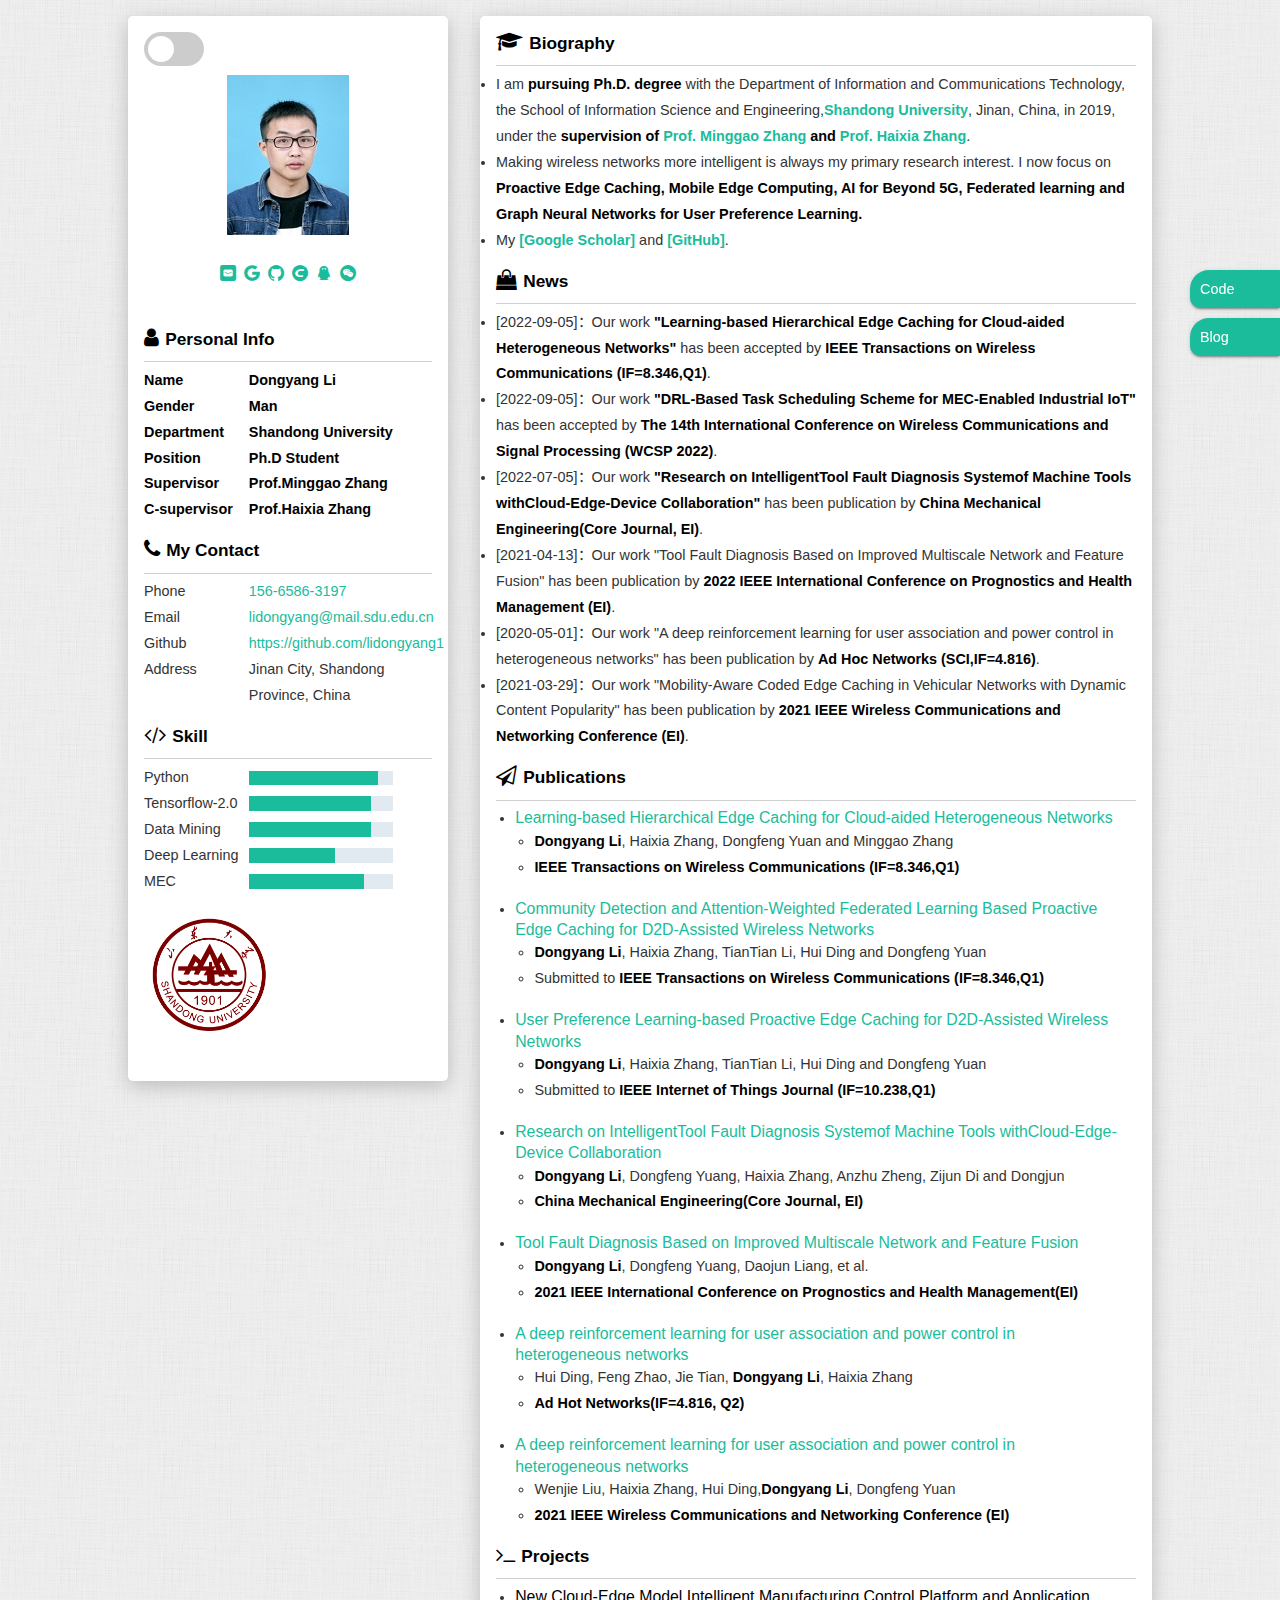
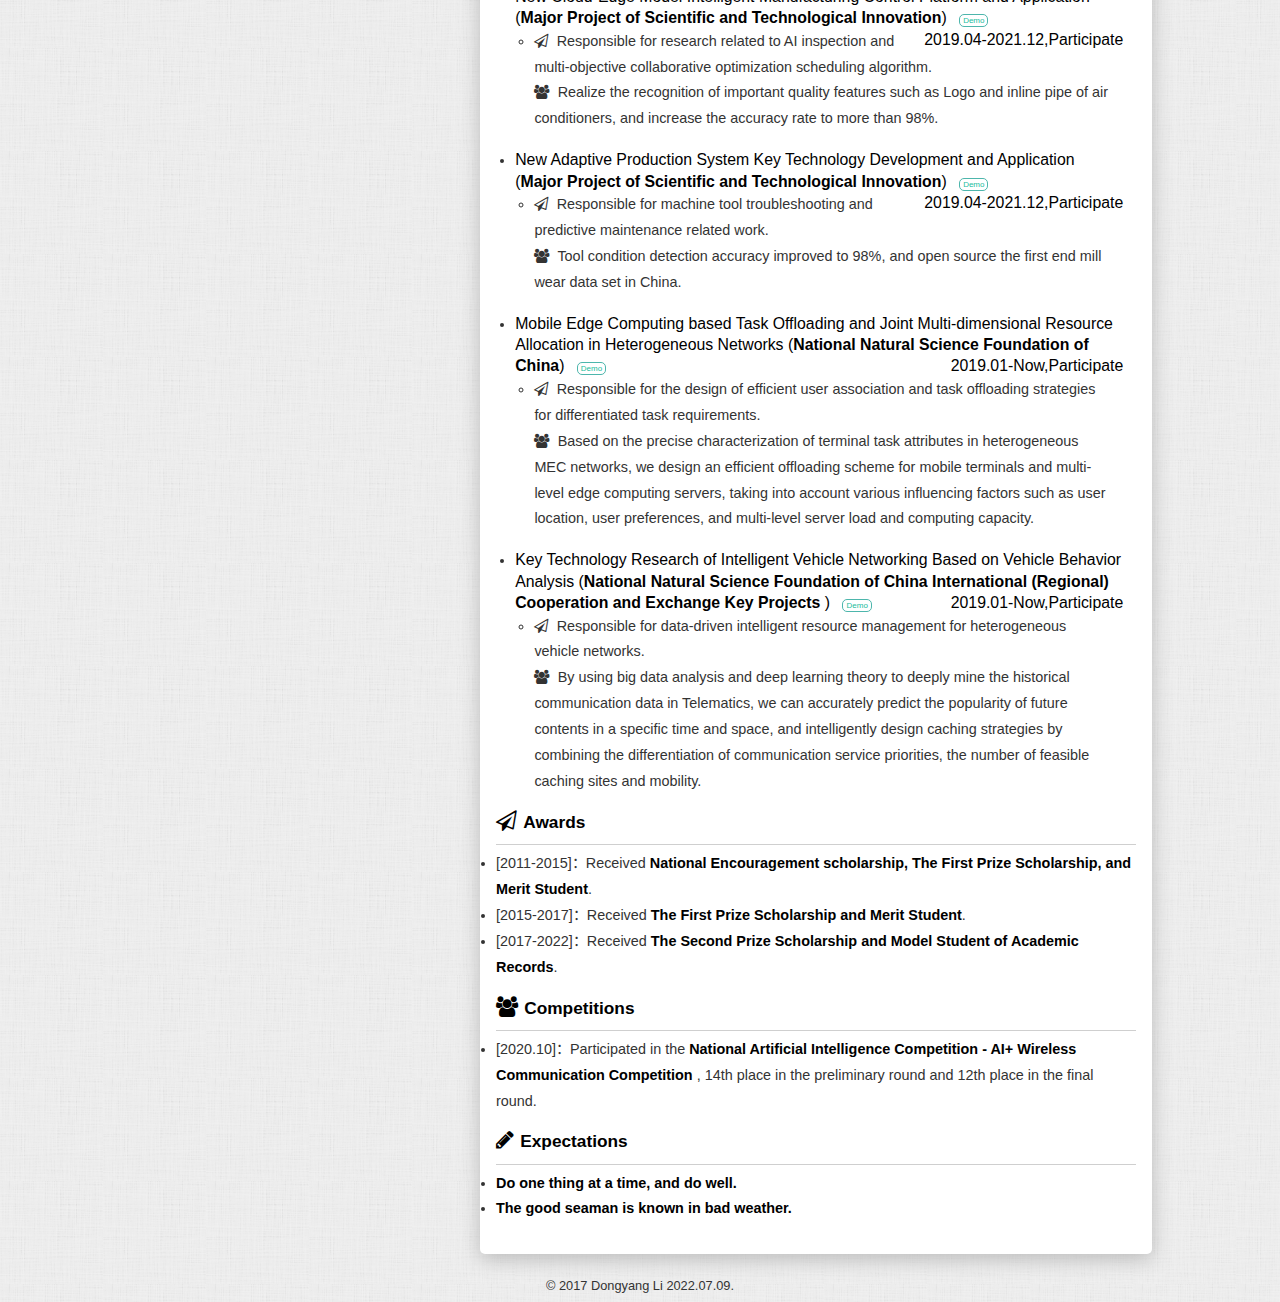
<file: index.html>
<!DOCTYPE html>
<html lang="zh-cn">

<head>
    <meta charset="utf-8">
    <meta http-equiv="X-UA-Compatible" content="IE=edge,chrome=1">
    <meta name="viewport" content="width=device-width, initial-scale=1.0, maximum-scale=1.0, minimum-scale=1.0, user-scalable=no"
    />
    <meta name="apple-mobile-web-app-status-bar-style" content="black" />
    <meta name="format-detection" content="email=no" />
    <meta name="apple-mobile-web-app-capable" content="yes" />
    <meta name="format-detection" content="telephone=no" />
    <meta name="renderer" content="webkit">
    <meta name="apple-mobile-web-app-status-bar-style" content="black">
    <meta name="apple-mobile-web-app-title" content="Amaze UI" />
    <meta http-equiv="Cache-Control" content="no-cache, no-store, must-revalidate" />
    <meta http-equiv="Pragma" content="no-cache" />
    <meta http-equiv="Expires" content="0" />
    <title>Dongyang Li's Homepage</title>
    <link rel="shortcut icon" href="assets/images/xiongmao.jpg" type="image/x-icon">
    <link rel="stylesheet" href="assets/css/typo.css">
    <link rel="stylesheet" href="assets/css/font-awesome.min.css">
    <link rel="stylesheet" href="assets/css/index.css">
    <link rel="stylesheet" href="assets/css/iconfont.css">
    <script>
        function loading() {
            document.getElementsByClassName('avatar')[0].style.display = 'block';
            document.getElementsByClassName('loading')[0].style.display = 'none';
        }
    </script>
</head>

<body>

    <header class="header"></header>

    <article class="container">
        <section class="side" id="side">

            <!-- 左栏固定开关，记得及时删除这段代码 Start-->
            <label class="switch" style="display: none;" onchange="switchFixed()">
                <script type="text/javaScript">
                    function switchFixed(){
                        var value = document.getElementById('side').style.position === 'fixed' ? 'absolute' : 'fixed';
                        document.getElementById('side').style.position = value;
                    }
                </script>
                <input id="cb" type="checkbox">
                <span class="slider round"></span>
            </label>
            <style>
                @media (min-width: 	750px){
                    .switch{position:relative;display:inline-block!important;width:60px;height:34px;}
                    .switch input{display:none;}
                    .slider{position:absolute;cursor:pointer;top:0;left:0;right:0;bottom:0;background-color:#ccc;-webkit-transition:.4s;transition:.4s;}
                    .slider:before{position:absolute;content:"";height:26px;width:26px;left:4px;bottom:4px;background-color:white;-webkit-transition:.4s;transition:.4s;}
                    input:checked + .slider{background-color:#1abc9c;}
                    input:focus + .slider{box-shadow:0 0 1px #1abc9c;}
                    input:checked + .slider:before{-webkit-transform:translateX(26px);-ms-transform:translateX(26px);transform:translateX(26px);}.slider.round{border-radius:34px;}
                    .slider.round:before{border-radius:50%;}
                }
            </style>
            <!-- 左侧固定开关，记得及时删除这段代码 End-->

            <!-- 个人肖像 -->
            <section class="me">
                   <img class="center" src="assets/images/ldy.jpg">
        
                <div class="fa-2x" align="center">
                <a href="mailto:lidongyang@mail.sdu.edu.cn"><i class="iconfont icon-youxiang" aria-hidden="true"></i></a>
                <a href="https://scholar.google.com.hk/citations?user=Dm8TtPoAAAAJ&hl=zh-CN"><i class="iconfont icon-google" aria-hidden="true"></i></a>
                <a href="https://github.com/lidongyang1"><i class="iconfont icon-github" aria-hidden="true"></i></a>
                <a href="https://blog.csdn.net/ldy944758217"><i class="iconfont icon-csdn" aria-hidden="true"></i></a>
                <a href="944758217"><i class="iconfont icon-QQ" aria-hidden="true"></i></a>
                <a href=""><i class="iconfont icon-weixin" aria-hidden="true"></i></a>
            </div>

            </section>

            <!-- 基本信息 -->
            <section class="profile info-unit">
                <h2>
                    <i class="fa fa-user" aria-hidden="true"></i>Personal Info</h2>
                <hr/>
                <ul>
                    <li>
                        <label><b>Name</b></label>
                        <span><b>Dongyang Li</b></span>
                    </li>
                    <li>
                        <label><b>Gender</b></label>
                        <span><b>Man</b></span>
                    </li>
                    <li>
                        <label><b>Department</b></label>
                        <span><b>Shandong University</b></span>
                    </li>
                    <li>
                        <label><b>Position</b></label>
                        <span><b>Ph.D Student</b></span>
                    </li>
                     <li>
                        <label><b>Supervisor</b></label>
                        <span><a href="https://ysg.ckcest.cn/html/details/634/index.html"><b>Prof.Minggao Zhang</b></a></span>
                    </li>
                        <li>
                        <label><b>C-supervisor</b></label>
                        <span><a href="http://control.sdu.edu.cn/info/1083/2286.htm"><b>Prof.Haixia Zhang</b></a></span>
                    </li>
                </ul>
            </section>

            <!-- 联系方式 -->
            <section class="contact info-unit">
                <h2>
                    <i class="fa fa-phone" aria-hidden="true"></i>My Contact</h2>
                <hr/>
                <ul>
                    <li>
                        <label>Phone</label>
                        <span><a href="tel:15665863197" target="_blank">156-6586-3197</a></span>
                    </li>
                    <li>
                        <label>Email</label>
                        <span><a href="mailto:lidongyang@mail.sdu.edu.cn" target="_blank">lidongyang@mail.sdu.edu.cn</a></span>
                    </li>
                    <li>
                        <label>Github</label>
                        <span><a href="https://github.com/lidongyang1" target="_blank">https://github.com/lidongyang1</a></span>
                    </li>
                    <li>
                        <label>Address</label>
                        <span>Jinan City, Shandong Province, China</span>
                    </li>
                </ul>
            </section>

            <!-- 技能点 -->
            <section class="skill info-unit">
                <h2>
                    <i class="fa fa-code" aria-hidden="true"></i>Skill</h2>
                <hr/>
                <ul>
                    <li>
                        <label>Python</label>
                        <progress value="90" max="100"></progress>
                    </li>
                    <li>
                        <label>Tensorflow-2.0</label>
                        <progress value="85" max="100"></progress>
                    </li>
                    <li>
                        <label>Data Mining</label>
                        <progress value="85" max="100"></progress>
                    </li>
                    <li>
                        <label>Deep Learning</label>
                        <progress value="60" max="100"></progress>
                    </li>
                    <li>
                        <label>MEC</label>
                        <progress value="80" max="100"></progress>
                    </li>
                </ul>
            </section>
            <section class="qrcode info-unit">
               <a href="https://www.sdu.edu.cn">
               <img src="assets/images/sdu.jpg" alt="SDU" style="width: 45%">
               </a>
            </section>
        </section>

        <section class="main">

            <!-- 教育经历 -->
            <section class="edu info-unit">
                <h2>
                    <i class="fa fa-graduation-cap" aria-hidden="true"></i>Biography</h2>
                <hr/>
                <p align="justify">
                <li>I am <b>pursuing Ph.D. degree</b> with the Department of Information and Communications Technology, the School of 
            Information Science and Engineering,<b><a href="https://www.sdu.edu.cn">Shandong University</a></b>, Jinan, China, in 2019, 
            under the <b>supervision of <a href="https://ysg.ckcest.cn/html/details/634/index.html">Prof.
            Minggao Zhang</a> and <a href="http://control.sdu.edu.cn/info/1083/2286.htm">Prof. Haixia Zhang</a></b>.
                 </li>
                 <li>
            Making wireless networks more intelligent is always my primary research interest. I now focus
            on <b>Proactive Edge Caching, Mobile Edge Computing, AI for Beyond 5G, Federated learning and Graph Neural Networks for User Preference Learning.
              </b></li>
                  <li>
                     My <b><a href="https://scholar.google.com.hk/citations?user=Dm8TtPoAAAAJ&hl=zh-CN">[Google Scholar]</a></b> and 
                      <b><a href="https://github.com/lidongyang1">[GitHub]</a></b>.
                   </li>
            </p>
            </section>
            <!-- 工作经历 -->
            <section class="work info-unit">
                <h2>
                    <i class="fa fa-shopping-bag" aria-hidden="true"></i>News</h2>
                <hr/>
                <li>
                    [2022-09-05]：Our work <b>"Learning-based Hierarchical Edge Caching for Cloud-aided Heterogeneous Networks" </b>has been accepted by <b>IEEE Transactions on Wireless Communications (IF=8.346,Q1)</b>.
                </li>
                <li>
                    [2022-09-05]：Our work <b>"DRL-Based Task Scheduling Scheme for MEC-Enabled Industrial IoT" </b>has been accepted by <b>The 14th International Conference on Wireless Communications and Signal Processing (WCSP 2022)</b>.
                </li>
                <li>
                    [2022-07-05]：Our work <b>"Research on IntelligentTool Fault Diagnosis Systemof Machine Tools withCloud-Edge-Device 
                    Collaboration" </b>has been publication by <b>China Mechanical Engineering(Core Journal, EI)</b>.
                </li>
                <li>
                    [2021-04-13]：Our work "Tool Fault Diagnosis Based on Improved Multiscale Network and Feature Fusion" has been publication by <b>2022 
                    IEEE International Conference on Prognostics and Health Management (EI)</b>.
                </li>
                <li>
                    [2020-05-01]：Our work "A deep reinforcement learning for user association and power control in heterogeneous networks" has been publication by <b> 
                    Ad Hoc Networks (SCI,IF=4.816)</b>.
                </li>
                <li>
                    [2021-03-29]：Our work "Mobility-Aware Coded Edge Caching in Vehicular Networks with Dynamic Content Popularity" has been publication by <b>
                    2021 IEEE Wireless Communications and Networking Conference (EI)</b>.
                </li>
            </section>
           <!-- 发表论文 -->
            <section class="project info-unit">
                <h2>
                    <i class="fa fa-paper-plane-o" aria-hidden="true"></i>Publications</h2>
                <hr/>
                <ul>
                    <li>
                        <h3>
                            <span><a href="#">Learning-based Hierarchical Edge Caching for Cloud-aided Heterogeneous Networks</a></span>
                        </h3>
                        <ul class="info-content">
                            <li><b>Dongyang Li</b>, Haixia Zhang, Dongfeng Yuan and Minggao Zhang</li>
                            <li><b>IEEE Transactions on Wireless Communications (IF=8.346,Q1)</b></li>
                        </ul>
                    </li>
                <li>
                        <h3>
                            <span><a href="#">Community Detection and Attention-Weighted Federated Learning Based Proactive Edge Caching for
                                D2D-Assisted Wireless Networks</a></span>
                        </h3>
                        <ul class="info-content">
                            <li><b>Dongyang Li</b>, Haixia Zhang, TianTian Li, Hui Ding and Dongfeng Yuan</li>
                            <li>Submitted to <b>IEEE Transactions on Wireless Communications (IF=8.346,Q1)</b></li>
                        </ul>
                    </li>
                     <li>
                        <h3>
                            <span><a href="#">User Preference Learning-based Proactive Edge Caching for D2D-Assisted Wireless Networks</a></span>
                        </h3>
                        <ul class="info-content">
                            <li><b>Dongyang Li</b>, Haixia Zhang, TianTian Li, Hui Ding and Dongfeng Yuan</li>
                            <li>Submitted to <b>IEEE Internet of Things Journal (IF=10.238,Q1)</b></li>
                        </ul>
                    </li>
                    <li>
                        <h3>
                            <span><a href="https://kns.cnki.net/kcms/detail/detail.aspx?dbcode=CAPJ&dbname=CAPJLAST&filename=ZGJX20220630000&uniplatform=NZKPT&v=sAcXJv4toOyZlNlAYR6pfp8M015oG0pj3gksQ192nKcVHoyQ8Bay-vbkA5yFoIAf">Research on IntelligentTool Fault Diagnosis Systemof Machine Tools withCloud-Edge-Device 
                    Collaboration</a></span>
                        </h3>
                        <ul class="info-content">
                            <li><b>Dongyang Li</b>, Dongfeng Yuang, Haixia Zhang, Anzhu Zheng, Zijun Di and Dongjun </li>
                            <li><b>China Mechanical Engineering(Core Journal, EI)</b></li>
                        </ul>
                    </li>
                    <li>
                        <h3>
                            <span><a href="https://ieeexplore.ieee.org/abstract/document/9486491">Tool Fault Diagnosis Based on Improved Multiscale Network and Feature Fusion</a></span>
                        </h3>
                        <ul class="info-content">
                            <li><b>Dongyang Li</b>, Dongfeng Yuang, Daojun Liang, et al. </li>
                            <li><b>2021 IEEE International Conference on Prognostics and Health Management(EI)</b></li>
                        </ul>
                    </li>
                      <li>
                        <h3>
                            <span><a href="https://www.sciencedirect.com/science/article/pii/S1570870519310546">A deep reinforcement learning for user association and power control in heterogeneous networks</a></span>
                        </h3>
                        <ul class="info-content">
                            <li>Hui Ding, Feng Zhao, Jie Tian, <b>Dongyang Li</b>, Haixia Zhang </li>
                            <li><b>Ad Hot Networks(IF=4.816, Q2)</b></li>
                        </ul>
                    </li>
                    <li>
                        <h3>
                            <span><a href="https://ieeexplore.ieee.org/abstract/document/9417383">A deep reinforcement learning for user association and power control in heterogeneous networks</a></span>
                        </h3>
                        <ul class="info-content">
                            <li>Wenjie Liu, Haixia Zhang, Hui Ding,<b>Dongyang Li</b>, Dongfeng Yuan </li>
                            <li><b>2021 IEEE Wireless Communications and Networking Conference (EI)</b></li>
                        </ul>
                    </li>
                 </ul>
            </section>
            
            <!-- 项目经验 -->
            <section class="project info-unit">
                <h2>
                    <i class="fa fa-terminal" aria-hidden="true"></i>Projects</h2>
                <hr/>
                <ul>
                    <li>
                        <h3>
                            <span>New Cloud-Edge Model Intelligent Manufacturing Control Platform and Application (<b>Major Project of Scientific
                            and Technological Innovation</b>)</span>
                            <span class="link">
                                <a href="#" target="_blank">Demo</a>
                            </span>
                             <time>2019.04-2021.12,Participate</time>
                        </h3>
                        <ul class="info-content">
                            <li>
                                <i class="fa fa-paper-plane-o" aria-hidden="true"></i>
                                Responsible for research related to AI inspection 
                                and multi-objective collaborative optimization scheduling algorithm.
                                <br/>
                                <i class="fa fa-users" aria-hidden="true"></i>
                                Realize the recognition of important quality features such as Logo and inline pipe 
                                of air conditioners, and increase the accuracy rate to more than 98%.
                                <br/>
                                </li>
                        </ul>
                     </li>
                    <li>
                        <h3>
                            <span>New Adaptive Production System Key Technology Development and Application (<b>Major Project of Scientific
                            and Technological Innovation</b>)</span>
                            <span class="link">
                                <a href="#" target="_blank">Demo</a>
                            </span>
                             <time>2019.04-2021.12,Participate</time>
                        </h3>
                        <ul class="info-content">
                            <li>
                                <i class="fa fa-paper-plane-o" aria-hidden="true"></i>
                                Responsible for machine tool troubleshooting and predictive maintenance related work.
                                <br/>
                                <i class="fa fa-users" aria-hidden="true"></i>
                                Tool condition detection accuracy improved to 98%, and open source the first end mill wear data set in China.
                                <br/>
                                </li>
                        </ul>
                     </li>
                     <li>
                        <h3>
                            <span>Mobile Edge Computing based Task Offloading and Joint Multi-dimensional Resource Allocation in Heterogeneous Networks
                                  (<b>National Natural Science Foundation of China</b>)</span>
                            <span class="link">
                                <a href="#" target="_blank">Demo</a>
                            </span>
                             <time>2019.01-Now,Participate</time>
                        </h3>
                        <ul class="info-content">
                            <li>
                                <i class="fa fa-paper-plane-o" aria-hidden="true"></i>
                                Responsible for the design of efficient user association and task offloading strategies for differentiated task requirements.
                                <br/>
                                <i class="fa fa-users" aria-hidden="true"></i>
                                Based on the precise characterization of terminal task attributes in heterogeneous MEC networks, we design an efficient offloading 
                                scheme for mobile terminals and multi-level edge computing servers, taking into account various influencing factors such as user location,
                                user preferences, and multi-level server load and computing capacity.
                                <br/>
                                </li>
                        </ul>
                     </li>
                     <li>
                        <h3>
                            <span>Key Technology Research of Intelligent Vehicle Networking Based on Vehicle Behavior Analysis
                                  (<b>National Natural Science Foundation of China International (Regional) Cooperation and Exchange Key Projects </b>)</span>
                            <span class="link">
                                <a href="#" target="_blank">Demo</a>
                            </span>
                             <time>2019.01-Now,Participate</time>
                        </h3>
                        <ul class="info-content">
                            <li>
                                <i class="fa fa-paper-plane-o" aria-hidden="true"></i>
                                Responsible for data-driven intelligent resource management for heterogeneous vehicle networks.
                                <br/>
                                <i class="fa fa-users" aria-hidden="true"></i>
                                By using big data analysis and deep learning theory to deeply mine the historical communication data in Telematics, we can
                                accurately predict the popularity of future contents in a specific time and space, and intelligently design caching strategies 
                                by combining the differentiation of communication service priorities, the number of feasible caching sites and mobility.
                                <br/>
                                </li>
                        </ul>
                     </li>
                    
                    </ul>
            </section>

      
     <!-- 获奖 -->
            <section class="work info-unit">
                <h2>
                    <i class="fa fa-paper-plane-o" aria-hidden="true"></i>Awards</h2>
                <hr/>
                <li>
                    [2011-2015]：Received <b>National Encouragement scholarship, The First Prize Scholarship, and Merit Student</b>.
                </li>
                 <li>
                    [2015-2017]：Received <b>The First Prize Scholarship and Merit Student</b>.
                </li>
                <li>
                    [2017-2022]：Received <b>The Second Prize Scholarship and Model Student of Academic Records</b>.
                </li>
            </section>
     <!-- 竞赛-->
            <section class="work info-unit">
                <h2>
                    <i class="fa fa-users" aria-hidden="true"></i>Competitions</h2>
                <hr/>
                <li>
                    [2020.10]：Participated in the <a href='https://www.datafountain.cn/competitions/455/teams?view=self'> <b>National Artificial Intelligence Competition - AI+ Wireless Communication Competition </b></a>,
                    14th place in the preliminary round and 12th place in the final round.
                </li>
            </section>
      <!-- 自我评价 -->
            <section class="work info-unit">
                <h2>
                    <i class="fa fa-pencil" aria-hidden="true"></i>Expectations</h2>
                <hr/>
                <p>
                    <li><b>Do one thing at a time, and do well.</b></li>
                    <li><b>The good seaman is known in bad weather.</b></li>
                </p>
            </section>
        </section>
    <footer class="footer">
        <p>© 2017 Dongyang Li
            <time>2022.07.09</time>.</p>
    </footer>

    <!-- 侧栏 -->
    <aside>
        <ul>
            <li>
                <a href="https://github.com/lidongyang1" target="_blank">Code</a>
            </li>
            <li>
                <a href="https://blog.csdn.net/ldy944758217" target="_blank">Blog</a>
            </li>
        </ul>
    </aside>

    <script src="./assets/js/index.js"></script>
</body>

</html>
</file>
<file: assets/css/typo.css>
@charset "utf-8";

/* 防止用户自定义背景颜色对网页的影响，添加让用户可以自定义字体 */
html {
  color: #333;
  background: #fff;
  -webkit-text-size-adjust: 100%;
  -ms-text-size-adjust: 100%;
  text-rendering: optimizelegibility;
}

/* 如果你的项目仅支持 IE9+ | Chrome | Firefox 等，推荐在 <html> 中添加 .borderbox 这个 class */
html.borderbox *, html.borderbox *:before, html.borderbox *:after {
  -moz-box-sizing: border-box;
  -webkit-box-sizing: border-box;
  box-sizing: border-box;
}

/* 内外边距通常让各个浏览器样式的表现位置不同 */
body, dl, dt, dd, ul, ol, li, h1, h2, h3, h4, h5, h6, pre, code, form, fieldset, legend, input, textarea, p, blockquote, th, td, hr, button, article, aside, details, figcaption, figure, footer, header, menu, nav, section {
  margin: 0;
  padding: 0;
}

/* 重设 HTML5 标签, IE 需要在 js 中 createElement(TAG) */
article, aside, details, figcaption, figure, footer, header, menu, nav, section {
  display: block;
}

/* HTML5 媒体文件跟 img 保持一致 */
audio, canvas, video {
  display: inline-block;
}

/* 要注意表单元素并不继承父级 font 的问题 */
body, button, input, select, textarea {
  font: 300 1em/1.8 PingFang SC, Lantinghei SC, Microsoft Yahei, Hiragino Sans GB, Microsoft Sans Serif, WenQuanYi Micro Hei, sans-serif;
}

button::-moz-focus-inner,
input::-moz-focus-inner {
  padding: 0;
  border: 0;
}

/* 去掉各Table cell 的边距并让其边重合 */
table {
  border-collapse: collapse;
  border-spacing: 0;
}

/* 去除默认边框 */
fieldset, img {
  border: 0;
}

/* 块/段落引用 */
blockquote {
  position: relative;
  color: #999;
  font-weight: 400;
  border-left: 1px solid #1abc9c;
  padding-left: 1em;
  margin: 1em 3em 1em 2em;
}

@media only screen and ( max-width: 640px ) {
  blockquote {
    margin: 1em 0;
  }
}

/* Firefox 以外，元素没有下划线，需添加 */
acronym, abbr {
  border-bottom: 1px dotted;
  font-variant: normal;
}

/* 添加鼠标问号，进一步确保应用的语义是正确的（要知道，交互他们也有洁癖，如果你不去掉，那得多花点口舌） */
abbr {
  cursor: help;
}

/* 一致的 del 样式 */
del {
  text-decoration: line-through;
}

address, caption, cite, code, dfn, em, th, var {
  font-style: normal;
  font-weight: 400;
}

/* 去掉列表前的标识, li 会继承，大部分网站通常用列表来很多内容，所以应该当去 */
ul, ol {
  list-style: none;
}

/* 对齐是排版最重要的因素, 别让什么都居中 */
caption, th {
  text-align: left;
}

q:before, q:after {
  content: '';
}

/* 统一上标和下标 */
sub, sup {
  font-size: 75%;
  line-height: 0;
  position: relative;
}

:root sub, :root sup {
  vertical-align: baseline; /* for ie9 and other modern browsers */
}

sup {
  top: -0.5em;
}

sub {
  bottom: -0.25em;
}

/* 让链接在 hover 状态下显示下划线 */
a {
  color: #1abc9c;
}

a:hover {
  text-decoration: underline;
}

.typo a {
  border-bottom: 1px solid #1abc9c;
}

.typo a:hover {
  border-bottom-color: #555;
  color: #555;
  text-decoration: none;
}

/* 默认不显示下划线，保持页面简洁 */
ins, a {
  text-decoration: none;
}

/* 专名号：虽然 u 已经重回 html5 Draft，但在所有浏览器中都是可以使用的，
 * 要做到更好，向后兼容的话，添加 class="typo-u" 来显示专名号
 * 关于 <u> 标签：http://www.whatwg.org/specs/web-apps/current-work/multipage/text-level-semantics.html#the-u-element
 * 被放弃的是 4，之前一直搞错 http://www.w3.org/TR/html401/appendix/changes.html#idx-deprecated
 * 一篇关于 <u> 标签的很好文章：http://html5doctor.com/u-element/
 */
u, .typo-u {
  text-decoration: underline;
}

/* 标记，类似于手写的荧光笔的作用 */
mark {
  background: #fffdd1;
  border-bottom: 1px solid #ffedce;
  padding: 2px;
  margin: 0 5px;
}

/* 代码片断 */
pre, code, pre tt {
  font-family: Courier, 'Courier New', monospace;
}

pre {
  background: #f8f8f8;
  border: 1px solid #ddd;
  padding: 1em 1.5em;
  display: block;
  -webkit-overflow-scrolling: touch;
}

/* 一致化 horizontal rule */
hr {
  border: none;
  border-bottom: 1px solid #cfcfcf;
  margin-bottom: 0.8em;
  height: 10px;
}

/* 底部印刷体、版本等标记 */
small, .typo-small,
  /* 图片说明 */
figcaption {
  font-size: 0.9em;
  color: #888;
}

strong, b {
  font-weight: bold;
  color: #000;
}

/* 可拖动文件添加拖动手势 */
[draggable] {
  cursor: move;
}

.clearfix:before, .clearfix:after {
  content: "";
  display: table;
}

.clearfix:after {
  clear: both;
}

.clearfix {
  zoom: 1;
}

/* 强制文本换行 */
.textwrap, .textwrap td, .textwrap th {
  word-wrap: break-word;
  word-break: break-all;
}

.textwrap-table {
  table-layout: fixed;
}

/* 提供 serif 版本的字体设置: iOS 下中文自动 fallback 到 sans-serif */
.serif {
  font-family: Palatino, Optima, Georgia, serif;
}

/* 保证块/段落之间的空白隔行 */
.typo p, .typo pre, .typo ul, .typo ol, .typo dl, .typo form, .typo hr, .typo table,
.typo-p, .typo-pre, .typo-ul, .typo-ol, .typo-dl, .typo-form, .typo-hr, .typo-table, blockquote {
  margin-bottom: 1.2em
}

h1, h2, h3, h4, h5, h6 {
  font-family: PingFang SC, Verdana, Helvetica Neue, Microsoft Yahei, Hiragino Sans GB, Microsoft Sans Serif, WenQuanYi Micro Hei, sans-serif;
  font-weight: 100;
  color: #000;
  line-height: 1.35;
}

/* 标题应该更贴紧内容，并与其他块区分，margin 值要相应做优化 */
.typo h1, .typo h2, .typo h3, .typo h4, .typo h5, .typo h6,
.typo-h1, .typo-h2, .typo-h3, .typo-h4, .typo-h5, .typo-h6 {
  margin-top: 1.2em;
  margin-bottom: 0.6em;
  line-height: 1.35;
}

.typo h1, .typo-h1 {
  font-size: 2em;
}

.typo h2, .typo-h2 {
  font-size: 1.8em;
}

.typo h3, .typo-h3 {
  font-size: 1.6em;
}

.typo h4, .typo-h4 {
  font-size: 1.4em;
}

.typo h5, .typo h6, .typo-h5, .typo-h6 {
  font-size: 1.2em;
}

/* 在文章中，应该还原 ul 和 ol 的样式 */
.typo ul, .typo-ul {
  margin-left: 1.3em;
  list-style: disc;
}

.typo ol, .typo-ol {
  list-style: decimal;
  margin-left: 1.9em;
}

.typo li ul, .typo li ol, .typo-ul ul, .typo-ul ol, .typo-ol ul, .typo-ol ol {
  margin-bottom: 0.8em;
  margin-left: 2em;
}

.typo li ul, .typo-ul ul, .typo-ol ul {
  list-style: circle;
}

/* 同 ul/ol，在文章中应用 table 基本格式 */
.typo table th, .typo table td, .typo-table th, .typo-table td, .typo table caption {
  border: 1px solid #ddd;
  padding: 0.5em 1em;
  color: #666;
}

.typo table th, .typo-table th {
  background: #fbfbfb;
}

.typo table thead th, .typo-table thead th {
  background: #f1f1f1;
}

.typo table caption {
  border-bottom: none;
}

/* 去除 webkit 中 input 和 textarea 的默认样式  */
.typo-input, .typo-textarea {
  -webkit-appearance: none;
  border-radius: 0;
}

.typo-em, .typo em, legend, caption {
  color: #000;
  font-weight: inherit;
}

/* 着重号，只能在少量（少于100个字符）且全是全角字符的情况下使用 */
.typo-em {
  position: relative;
}

.typo-em:after {
  position: absolute;
  top: 0.65em;
  left: 0;
  width: 100%;
  overflow: hidden;
  white-space: nowrap;
  content: "・・・・・・・・・・・・・・・・・・・・・・・・・・・・・・・・・・・・・・・・・・・・・・・・・・・・・・・・・・・・・・・・・・・・・・・・・・・・・・・・・・・・・・・・・・・・・・・・・・・・";
}

/* Responsive images */
.typo img {
  max-width: 100%;
}
</file>
<file: assets/css/index.css>
@charset "UTF-8";
/* -------------------------------------------------
 * 公共部分
 * ------------------------------------------------- */
body {
  background: #e5e5e5 url(../../assets/images/background.png);
  width: 100%;
  overflow-x: hidden;
  padding: 1rem 10%;
  padding-bottom: 0;
  box-sizing: border-box;
  font-size: .9em; }
  body .fa {
    margin-right: .3em; }
  body .info-unit {
    margin-bottom: 1rem; }
    body .info-unit h2 {
      font-weight: 700; }
    body .info-unit h3 {
      font-weight: 300; }

/* -------------------------------------------------
 * 头部部分
 * ------------------------------------------------- */
.header {
  display: none; }

/* -------------------------------------------------
 * 主体部分
 * ------------------------------------------------- */
.container .side {
  position: absolute;
  width: 20rem;
  background: #fff;
  border-radius: 5px;
  box-shadow: 0 5px 20px #bbb;
  box-sizing: border-box;
  padding: 1rem; }
  .container .side .me {
    text-align: center;
    margin-bottom: 2rem; }
    .container .side .me .portrait {
      margin: 0 auto;
      margin-bottom: 1rem;
      width: 8rem;
      height: 8rem;
      overflow: hidden;
      position: relative; }
      .container .side .me .portrait .loading {
        position: absolute;
        top: 50%;
        transform: translateY(-50%);
        width: 8rem;
        height: 4rem;
        margin: 0 auto; }
      .container .side .me .portrait .loading span {
        display: inline-block;
        width: 8px;
        height: 100%;
        border-radius: 4px;
        background: lightgreen;
        -webkit-animation: load 1s ease infinite; }
@-webkit-keyframes load {
  0%,100% {
    height: 3rem;
    margin: .5rem 0;
    background: lightblue; }
  50% {
    height: 1rem;
    margin: 1.5rem 0;
    background: lightgreen; } }
@keyframes {
  0%,100% {
    height: 3rem;
    margin: .5rem 0;
    background: lightblue; }
  50% {
    height: 1rem;
    margin: 1.5rem 0;
    background: lightgreen; } }
      .container .side .me .portrait .loading span:nth-child(2) {
        -webkit-animation-delay: 0.2s; }
      .container .side .me .portrait .loading span:nth-child(3) {
        -webkit-animation-delay: 0.4s; }
      .container .side .me .portrait .loading span:nth-child(4) {
        -webkit-animation-delay: 0.6s; }
      .container .side .me .portrait .loading span:nth-child(5) {
        -webkit-animation-delay: 0.8s; }
      .container .side .me .portrait img {
        display: none;
        width: 8rem;
        height: 8rem;
        border-radius: 50%; }
  .container .side .info-unit ul li label {
    display: inline-block;
    width: 35%; }
  .container .side .info-unit ul li span {
    display: inline-block;
    vertical-align: top;
    width: 60%; }
.container .main {
  position: relative;
  margin-left: 22rem;
  background: #fff;
  border-radius: 5px;
  box-shadow: 0 5px 20px #bbb;
  box-sizing: border-box;
  padding: 1rem; }
  .container .main .info-unit ul {
    box-sizing: border-box;
    padding-left: 1.2rem;
    padding-right: 0.8rem; }
    .container .main .info-unit ul li {
      margin-bottom: 1rem;
      list-style: disc; }
      .container .main .info-unit ul li h3 .link {
        font-size: .5rem;
        border: 1px solid #4db6ac;
        padding: 1px 3px;
        -webkit-border-radius: 5px;
        border-radius: 5px;
        margin-left: .5rem; }
      .container .main .info-unit ul li h3 time {
        text-align: right;
        float: right; }
      .container .main .info-unit ul li .info-content li {
        list-style: circle;
        margin: 0; }
      .container .main .info-unit ul li .info-content .fa {
        font-size: 1em; }

/* -------------------------------------------------
 * 文档底部
 * ------------------------------------------------- */
.footer {
  width: 100%;
  margin-top: 1rem;
  height: 2rem; }
  .footer p {
    line-height: 2rem;
    text-align: center;
    font-size: 0.8rem; }

/* -------------------------------------------------
 * 自定义部分
 * ------------------------------------------------- */
.fa {
  font-size: 1.2em; }

h2 {
  font-size: 1.2em; }

h3 {
  font-size: 1.1em; }

hr {
  margin-bottom: .4em; }

aside {
  position: fixed;
  right: 0;
  top: 30%;
  z-index: 2; }
  aside ul li {
    margin-bottom: 10px;
    -webkit-border-radius: 10px 0 0 10px;
    border-radius: 19px 0 0 10px;
    -webkit-box-shadow: 0 2px 2px 0 rgba(0, 0, 0, 0.14), 0 3px 1px -2px rgba(0, 0, 0, 0.2), 0 1px 5px 0 rgba(0, 0, 0, 0.12);
    box-shadow: 0 2px 2px 0 rgba(0, 0, 0, 0.14), 0 3px 1px -2px rgba(0, 0, 0, 0.2), 0 1px 5px 0 rgba(0, 0, 0, 0.12);
    background: #1abc9c; }
    aside ul li a {
      display: inline-block;
      width: 80px;
      height: 38px;
      line-height: 38px;
      padding-left: 10px;
      color: #fff; }

progress {
  background-color: #f6f6f6;
  display: inline;
  /*width: 195px;*/
  height: 1em; }

progress::-webkit-progress-bar {
  background-color: #e0eaf0; }

progress::-webkit-progress-value {
  background-color: #1abc9c; }

progress::-moz-progress-bar {
  background-color: #e0eaf0; }

progress::-moz-progress-value {
  background-color: #708d9b; }

.progress-list {
  line-height: 2; }

mark {
  background: rgba(232, 232, 232, 0.8); }

@media screen and (max-width: 1169px) {
  .container .info-unit h3 span {
    display: block; }

  .container .info-unit h3 span.link {
    display: inline; }

  .container .project h3 span {
    display: inline; }

  .container .project h3 time {
    display: block; }

  .container .main .info-unit ul li h3 time {
    float: none;
    text-align: left; } }
@media screen and (max-width: 1034px) {
  body {
    padding: 1rem 3%; } }
@media screen and (max-width: 	750px) {
  .container .side {
    position: static;
    width: 95%;
    margin: 0 auto; }

  .container .main {
    position: static;
    margin-left: 0;
    width: 95%;
    margin: 0 auto;
    margin-top: 1.5rem; }

  #nav-m {
    display: none;
    position: fixed;
    width: 28px;
    height: 28px;
    right: 10px;
    bottom: 20px;
    box-shadow: 0 5px 20px #bbb;
    border-radius: 50%; }

  #nav-m svg {
    width: 28px;
    height: 28px; }

  aside {
    display: none; } }

/*# sourceMappingURL=index.css.map */
</file>
<file: assets/css/iconfont.css>
@font-face {
  font-family: "iconfont"; /* Project id  */
  src: url('iconfont.ttf?t=1657290146536') format('truetype');
}

.iconfont {
  font-family: "iconfont" !important;
  font-size: 16px;
  font-style: normal;
  -webkit-font-smoothing: antialiased;
  -moz-osx-font-smoothing: grayscale;
}

.icon-csdn:before {
  content: "\e50d";
}

.icon-youxiang:before {
  content: "\e61a";
}

.icon-QQ:before {
  content: "\e667";
}

.icon-github:before {
  content: "\ea0b";
}

.icon-google:before {
  content: "\ea0c";
}

.icon-weixin:before {
  content: "\e607";
}
</file>
